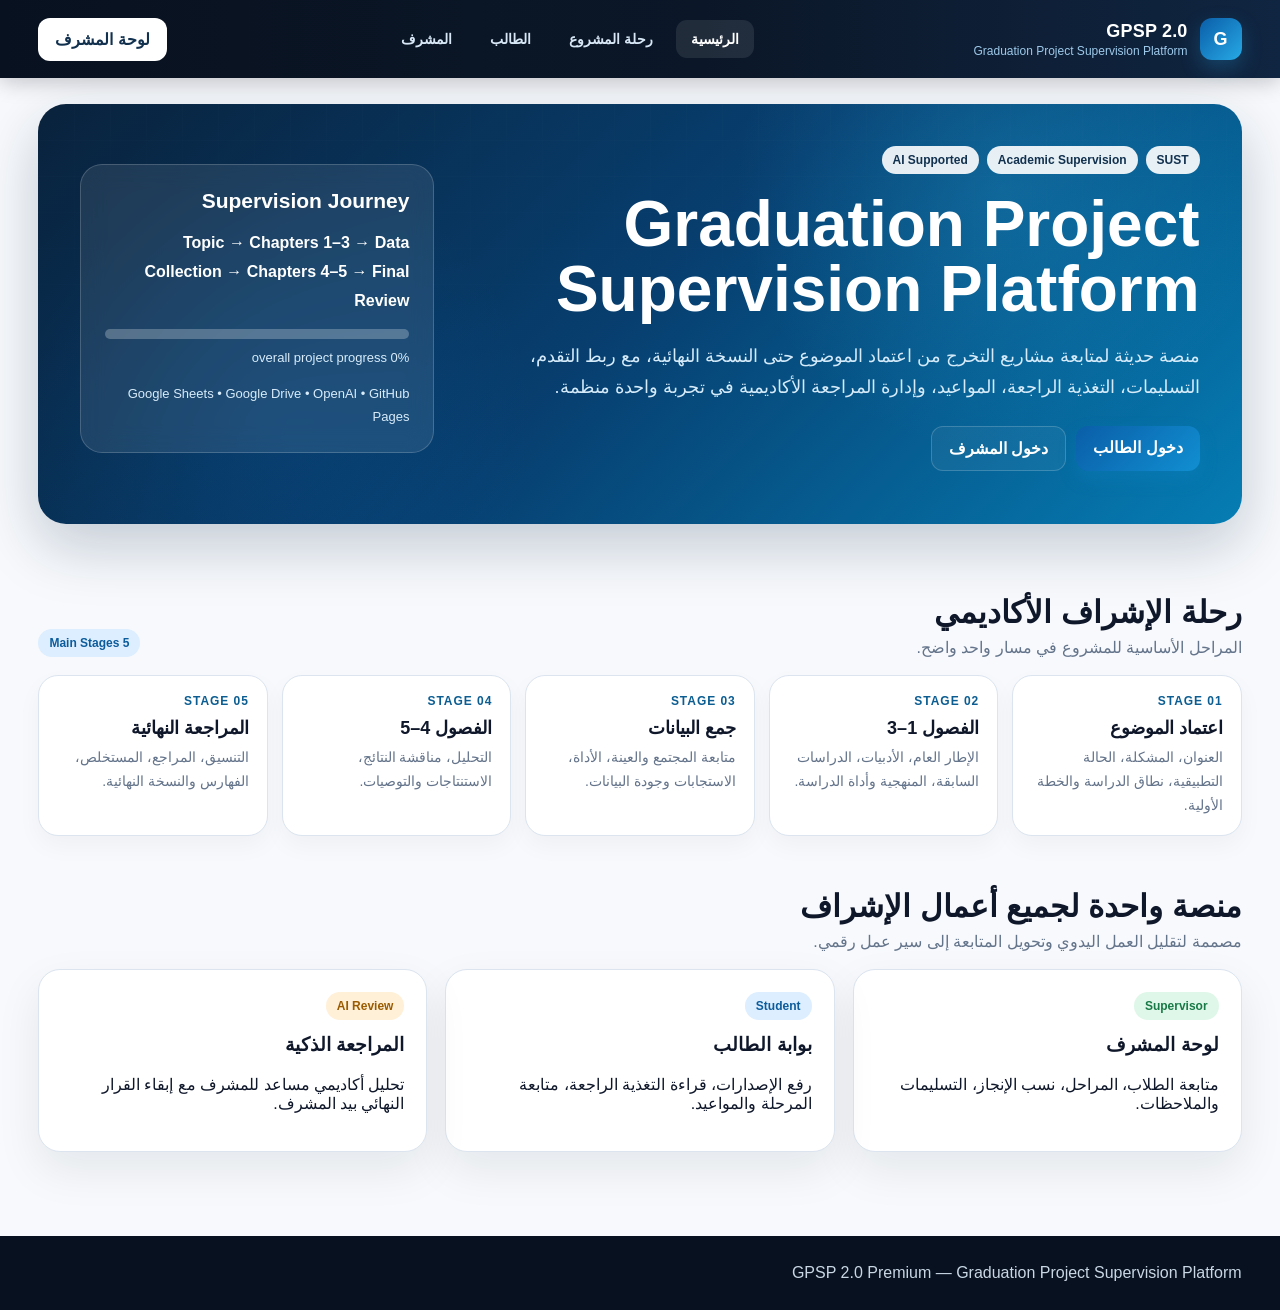
<file: index.html>
<!doctype html>
<html lang="ar" dir="rtl">
<head>
<meta charset="utf-8"><meta name="viewport" content="width=device-width,initial-scale=1">
<title>GPSP 2.0 Premium</title>
<link rel="stylesheet" href="style.css">
</head>
<body>
<header class="topbar">
  <div class="container nav">
    <div class="brand">
      <div class="brand-mark">G</div>
      <div><div class="brand-title">GPSP 2.0</div><div class="brand-sub">Graduation Project Supervision Platform</div></div>
    </div>
    <nav class="navlinks">
      <a class="active" href="index.html">الرئيسية</a>
      <a href="#journey">رحلة المشروع</a>
      <a href="student.html">الطالب</a>
      <a href="supervisor.html">المشرف</a>
    </nav>
    <div class="nav-actions"><a class="btn light" href="supervisor.html">لوحة المشرف</a></div>
  </div>
</header>

<main>
<section class="hero">
  <div class="container">
    <div class="hero-panel">
      <div class="hero-grid">
        <div>
          <div class="hero-kickers">
            <span class="hero-kicker">SUST</span>
            <span class="hero-kicker">Academic Supervision</span>
            <span class="hero-kicker">AI Supported</span>
          </div>
          <h1>Graduation Project Supervision Platform</h1>
          <p>منصة حديثة لمتابعة مشاريع التخرج من اعتماد الموضوع حتى النسخة النهائية، مع ربط التقدم، التسليمات، التغذية الراجعة، المواعيد، وإدارة المراجعة الأكاديمية في تجربة واحدة منظمة.</p>
          <div class="hero-actions">
            <a class="btn primary" href="student.html">دخول الطالب</a>
            <a class="btn ghost" href="supervisor.html">دخول المشرف</a>
          </div>
        </div>
        <div class="glass-card">
          <h3>Supervision Journey</h3>
          <div class="journey-line">Topic → Chapters 1–3 → Data Collection → Chapters 4–5 → Final Review</div>
          <div class="hero-progress"><span style="width:0%"></span></div>
          <div class="glass-meta">0% overall project progress</div>
          <div class="glass-meta" style="margin-top:14px">Google Sheets • Google Drive • OpenAI • GitHub Pages</div>
        </div>
      </div>
    </div>
  </div>
</section>

<section id="journey" class="section">
  <div class="container">
    <div class="section-head">
      <div><h2>رحلة الإشراف الأكاديمي</h2><p>المراحل الأساسية للمشروع في مسار واحد واضح.</p></div>
      <span class="badge blue">5 Main Stages</span>
    </div>
    <div class="path-grid">
      <div class="path-card"><div class="path-no">STAGE 01</div><h3>اعتماد الموضوع</h3><p>العنوان، المشكلة، الحالة التطبيقية، نطاق الدراسة والخطة الأولية.</p></div>
      <div class="path-card"><div class="path-no">STAGE 02</div><h3>الفصول 1–3</h3><p>الإطار العام، الأدبيات، الدراسات السابقة، المنهجية وأداة الدراسة.</p></div>
      <div class="path-card"><div class="path-no">STAGE 03</div><h3>جمع البيانات</h3><p>متابعة المجتمع والعينة، الأداة، الاستجابات وجودة البيانات.</p></div>
      <div class="path-card"><div class="path-no">STAGE 04</div><h3>الفصول 4–5</h3><p>التحليل، مناقشة النتائج، الاستنتاجات والتوصيات.</p></div>
      <div class="path-card"><div class="path-no">STAGE 05</div><h3>المراجعة النهائية</h3><p>التنسيق، المراجع، المستخلص، الفهارس والنسخة النهائية.</p></div>
    </div>
  </div>
</section>

<section class="section" style="padding-top:0">
  <div class="container">
    <div class="section-head"><div><h2>منصة واحدة لجميع أعمال الإشراف</h2><p>مصممة لتقليل العمل اليدوي وتحويل المتابعة إلى سير عمل رقمي.</p></div></div>
    <div class="grid cols-3">
      <div class="card"><span class="badge green">Supervisor</span><h3 style="margin-top:14px">لوحة المشرف</h3><p>متابعة الطلاب، المراحل، نسب الإنجاز، التسليمات والملاحظات.</p></div>
      <div class="card"><span class="badge blue">Student</span><h3 style="margin-top:14px">بوابة الطالب</h3><p>رفع الإصدارات، قراءة التغذية الراجعة، متابعة المرحلة والمواعيد.</p></div>
      <div class="card"><span class="badge orange">AI Review</span><h3 style="margin-top:14px">المراجعة الذكية</h3><p>تحليل أكاديمي مساعد للمشرف مع إبقاء القرار النهائي بيد المشرف.</p></div>
    </div>
  </div>
</section>
</main>

<footer class="footer"><div class="container">GPSP 2.0 Premium — Graduation Project Supervision Platform</div></footer>
<script src="config.js"></script><script src="api.js"></script><script src="app.js"></script>
</body></html>
</file>
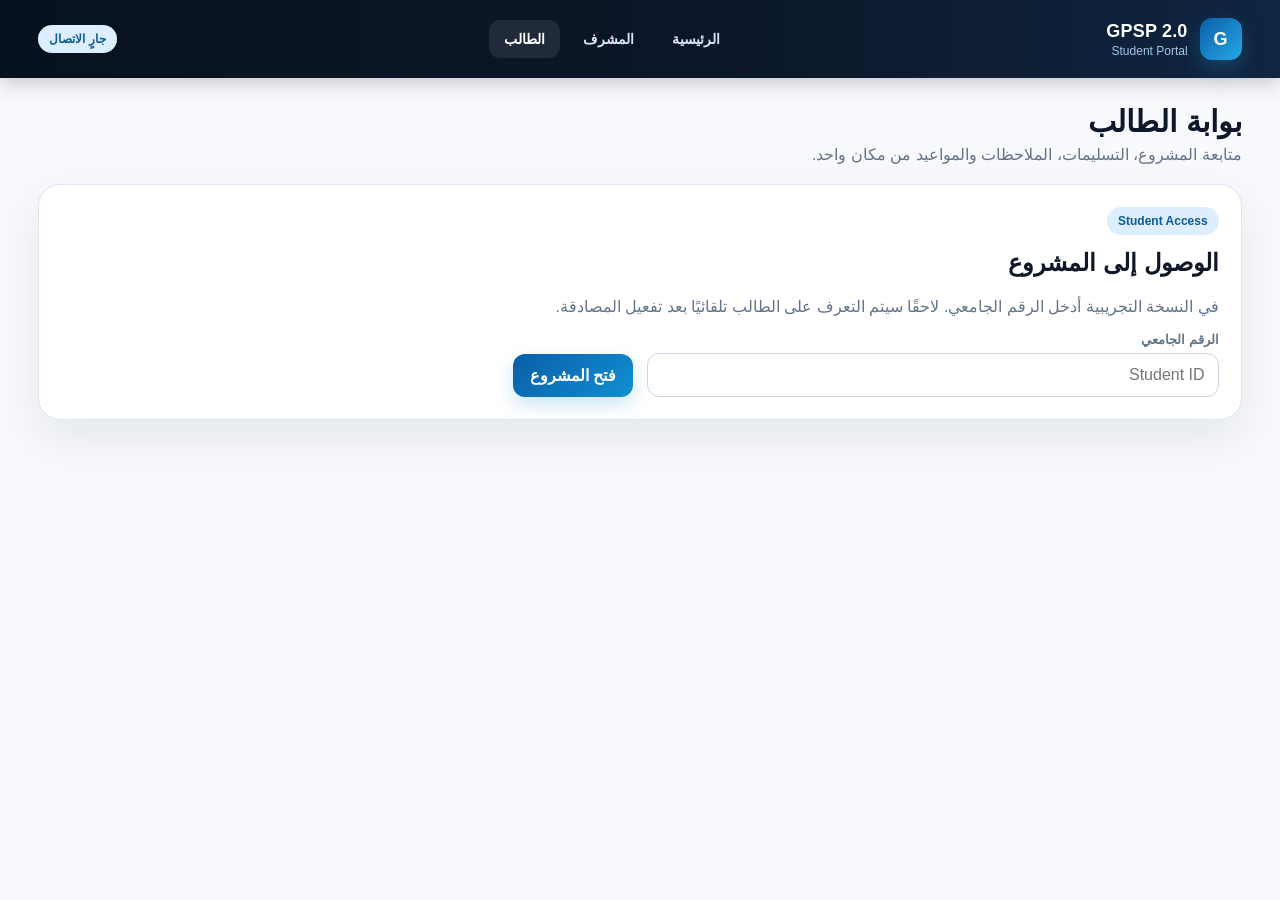
<file: student.html>
<!doctype html>
<html lang="ar" dir="rtl">
<head><meta charset="utf-8"><meta name="viewport" content="width=device-width,initial-scale=1">
<title>بوابة الطالب | GPSP 2.0 Premium</title><link rel="stylesheet" href="style.css"></head>
<body>
<header class="topbar">
  <div class="container nav">
    <div class="brand"><div class="brand-mark">G</div><div><div class="brand-title">GPSP 2.0</div><div class="brand-sub">Student Portal</div></div></div>
    <nav class="navlinks"><a href="index.html">الرئيسية</a><a href="supervisor.html">المشرف</a><a class="active" href="student.html">الطالب</a></nav>
    <div class="nav-actions"><span id="student-api-status" class="badge blue">جارٍ الاتصال</span></div>
  </div>
</header>

<main class="container section">
  <div class="page-head">
    <div><h1>بوابة الطالب</h1><p>متابعة المشروع، التسليمات، الملاحظات والمواعيد من مكان واحد.</p></div>
  </div>

  <section id="student-login" class="card">
    <span class="badge blue">Student Access</span>
    <h2 style="margin-top:14px">الوصول إلى المشروع</h2>
    <p style="color:var(--muted)">في النسخة التجريبية أدخل الرقم الجامعي. لاحقًا سيتم التعرف على الطالب تلقائيًا بعد تفعيل المصادقة.</p>
    <div class="form-grid">
      <div class="field"><label>الرقم الجامعي</label><input id="student-id" placeholder="Student ID"></div>
      <div class="field" style="align-self:end"><button class="btn primary" id="student-load">فتح المشروع</button></div>
    </div>
  </section>

  <div id="student-workspace" style="display:none">
    <section class="grid cols-4">
      <div class="card"><div class="metric-label">الطالب</div><div class="metric-value" id="s-name" style="font-size:19px">—</div></div>
      <div class="card"><div class="metric-label">المرحلة</div><div class="metric-value" id="s-stage" style="font-size:22px">—</div></div>
      <div class="card"><div class="metric-label">نسبة الإنجاز</div><div class="metric-value" id="s-progress">0%</div></div>
      <div class="card"><div class="metric-label">الحالة</div><div class="metric-value" id="s-status" style="font-size:19px">—</div></div>
    </section>

    <section class="card" style="margin-top:20px">
      <span class="badge green">Current Project</span>
      <h2 id="s-title" style="margin-top:14px">—</h2>
      <p id="s-case" style="color:var(--muted)"></p>
      <div class="progress"><span id="s-progress-bar" style="width:0%"></span></div>
    </section>

    <div class="grid cols-2" style="margin-top:20px">
      <section class="card"><h3>التسليمات</h3><div id="s-submissions" class="timeline"></div></section>
      <section class="card"><h3>تغذية المشرف الراجعة</h3><div id="s-reviews" class="timeline"></div></section>
    </div>
  </div>
</main>

<script src="config.js"></script><script src="api.js"></script><script src="student.js"></script>
</body></html>
</file>
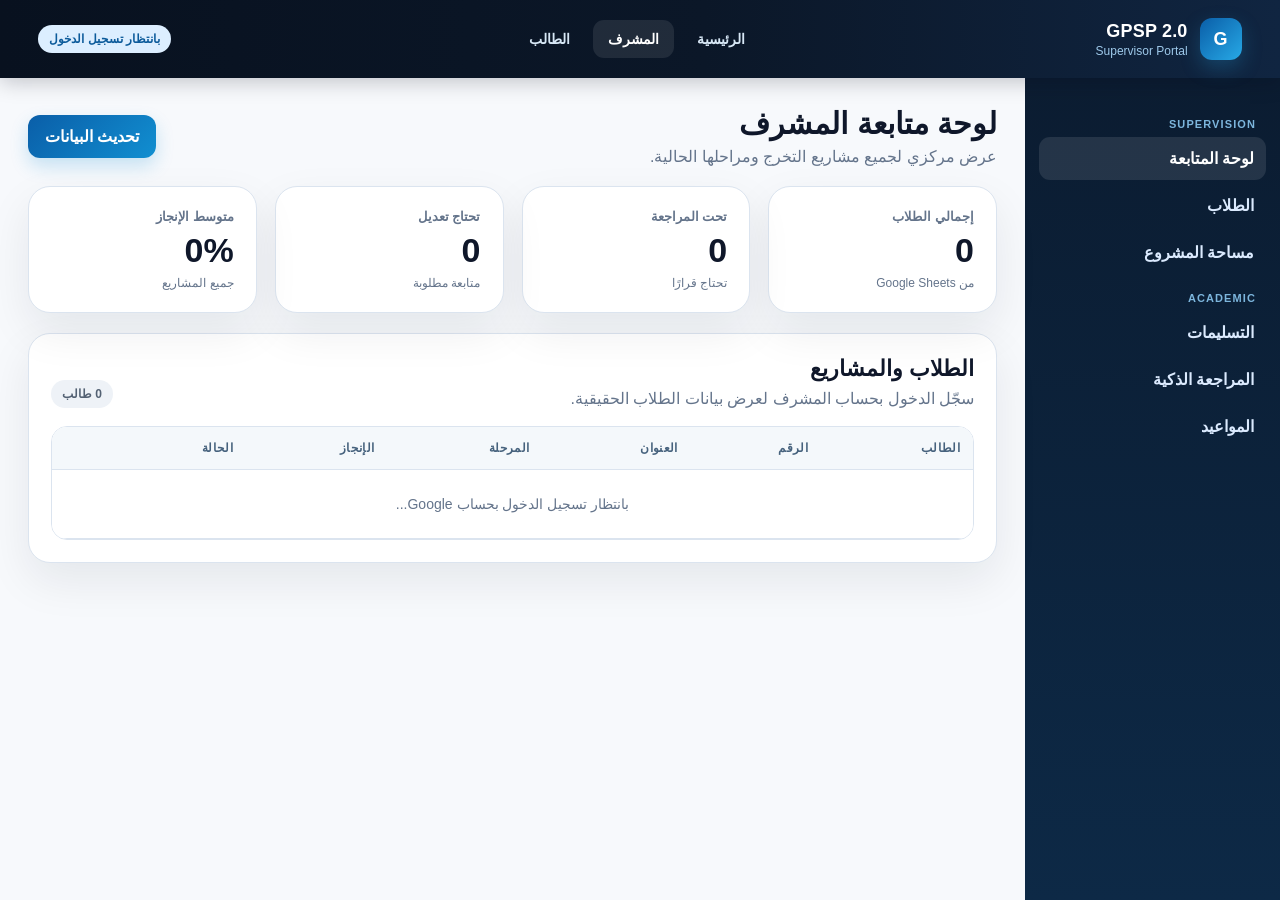
<file: supervisor.html>
<!doctype html>
<html lang="ar" dir="rtl">
<head>
  <meta charset="utf-8">
  <meta name="viewport" content="width=device-width,initial-scale=1">
  <title>لوحة المشرف | GPSP 2.0 Premium</title>
  <link rel="stylesheet" href="style.css">
</head>

<body>

<header class="topbar">
  <div class="container nav">

    <div class="brand">
      <div class="brand-mark">G</div>
      <div>
        <div class="brand-title">GPSP 2.0</div>
        <div class="brand-sub">Supervisor Portal</div>
      </div>
    </div>

    <nav class="navlinks">
      <a href="index.html">الرئيسية</a>
      <a class="active" href="supervisor.html">المشرف</a>
      <a href="student.html">الطالب</a>
    </nav>

    <div class="nav-actions">
      <div id="google-signin"></div>
      <span id="api-status" class="badge blue">
        بانتظار تسجيل الدخول
      </span>
    </div>

  </div>
</header>


<div class="dashboard-shell">

  <aside class="sidebar">

    <div class="side-caption">SUPERVISION</div>

    <a class="side-link active" href="#overview">
      لوحة المتابعة
    </a>

    <a class="side-link" href="#students">
      الطلاب
    </a>

    <a class="side-link" href="#workspace">
      مساحة المشروع
    </a>

    <div class="side-caption">ACADEMIC</div>

    <a class="side-link" href="#submissions">
      التسليمات
    </a>

    <a class="side-link" href="#ai">
      المراجعة الذكية
    </a>

    <a class="side-link" href="#timeline">
      المواعيد
    </a>

  </aside>


  <main class="main">

    <div class="page-head">

      <div>
        <h1>لوحة متابعة المشرف</h1>
        <p>
          عرض مركزي لجميع مشاريع التخرج ومراحلها الحالية.
        </p>
      </div>

      <button
        class="btn primary"
        id="refresh-btn"
        disabled
      >
        تحديث البيانات
      </button>

    </div>


    <section id="overview" class="grid cols-4">

      <div class="card">
        <div class="metric-label">
          إجمالي الطلاب
        </div>

        <div class="metric-value" id="m-total">
          0
        </div>

        <div class="metric-note">
          من Google Sheets
        </div>
      </div>


      <div class="card">
        <div class="metric-label">
          تحت المراجعة
        </div>

        <div class="metric-value" id="m-review">
          0
        </div>

        <div class="metric-note">
          تحتاج قرارًا
        </div>
      </div>


      <div class="card">
        <div class="metric-label">
          تحتاج تعديل
        </div>

        <div class="metric-value" id="m-revision">
          0
        </div>

        <div class="metric-note">
          متابعة مطلوبة
        </div>
      </div>


      <div class="card">
        <div class="metric-label">
          متوسط الإنجاز
        </div>

        <div class="metric-value" id="m-progress">
          0%
        </div>

        <div class="metric-note">
          جميع المشاريع
        </div>
      </div>

    </section>


    <section
      class="card"
      id="students"
      style="margin-top:20px"
    >

      <div class="section-head">

        <div>

          <h2 style="font-size:22px">
            الطلاب والمشاريع
          </h2>

          <p>
            سجّل الدخول بحساب المشرف لعرض بيانات الطلاب الحقيقية.
          </p>

        </div>

        <span
          class="badge gray"
          id="student-count"
        >
          0 طالب
        </span>

      </div>


      <div class="table-wrap">

        <table>

          <thead>

            <tr>
              <th>الطالب</th>
              <th>الرقم</th>
              <th>العنوان</th>
              <th>المرحلة</th>
              <th>الإنجاز</th>
              <th>الحالة</th>
              <th></th>
            </tr>

          </thead>


          <tbody id="students-body">

            <tr>

              <td
                colspan="7"
                class="empty"
              >
                بانتظار تسجيل الدخول بحساب Google...
              </td>

            </tr>

          </tbody>

        </table>

      </div>

    </section>


    <section
      class="card"
      id="workspace"
      style="margin-top:20px;display:none"
    >

      <div class="page-head">

        <div>

          <h1
            id="ws-name"
            style="font-size:24px"
          ></h1>

          <p id="ws-title"></p>

        </div>

        <span
          id="ws-stage"
          class="badge blue"
        ></span>

      </div>


      <div class="grid cols-2">

        <div>

          <h3 id="submissions">
            سجل التسليمات
          </h3>

          <div
            id="ws-submissions"
            class="timeline"
          ></div>

        </div>


        <div>

          <h3>
            تغذية المشرف الراجعة
          </h3>

          <div
            id="ws-reviews"
            class="timeline"
          ></div>

        </div>

      </div>


      <div
        id="ai"
        class="notice"
        style="margin-top:18px"
      >
        سيتم تفعيل المراجعة بالذكاء الاصطناعي وقرارات الاعتماد بعد اكتمال ربط وظائف المراجعة.
      </div>

    </section>

  </main>

</div>


<script
  src="https://accounts.google.com/gsi/client"
  async
  defer
></script>

<script src="config.js"></script>

<script src="api.js"></script>

<script src="auth.js"></script>

<script src="supervisor.js"></script>

</body>
</html>
</file>
<file: style.css>
:root{
  --bg:#f7f9fc;
  --surface:#ffffff;
  --surface-2:#f1f5f9;
  --ink:#0f172a;
  --muted:#64748b;
  --nav:#08111f;
  --nav-2:#0f1f35;
  --blue:#0a5ea8;
  --blue-2:#118fd1;
  --cyan:#2fb4e9;
  --line:#dbe4ef;
  --green:#2fbf71;
  --orange:#f59e0b;
  --red:#ef4444;
  --shadow:0 18px 45px rgba(15,23,42,.08);
  --radius:22px;
  --radius-sm:14px;
}
*{box-sizing:border-box}
html{scroll-behavior:smooth}
body{
  margin:0;
  font-family:Inter,Segoe UI,Arial,"Noto Sans Arabic",sans-serif;
  background:var(--bg);
  color:var(--ink);
}
a{text-decoration:none;color:inherit}
button,input,select,textarea{font:inherit}
.container{width:min(1240px,94%);margin:auto}

.topbar{
  background:linear-gradient(90deg,var(--nav),#0b1728 55%,#102541);
  color:#fff;
  position:sticky;
  top:0;
  z-index:40;
  box-shadow:0 4px 20px rgba(2,8,23,.22);
}
.nav{
  min-height:78px;
  display:flex;
  align-items:center;
  justify-content:space-between;
  gap:22px;
}
.brand{display:flex;align-items:center;gap:12px}
.brand-mark{
  width:42px;height:42px;border-radius:12px;
  display:grid;place-items:center;
  background:linear-gradient(135deg,#0a5ea8,#27a9e6);
  font-weight:900;font-size:18px;
  box-shadow:0 8px 20px rgba(39,169,230,.25);
}
.brand-title{font-weight:800;font-size:18px;letter-spacing:.2px}
.brand-sub{font-size:12px;color:#9ec9ea;margin-top:2px}
.navlinks{display:flex;gap:8px;flex-wrap:wrap}
.navlinks a{
  color:#d7e7f5;
  padding:11px 15px;
  border-radius:11px;
  font-weight:700;
  font-size:14px;
}
.navlinks a:hover,.navlinks a.active{
  color:#fff;
  background:rgba(255,255,255,.09);
}
.nav-actions{display:flex;align-items:center;gap:8px}
.btn{
  border:0;border-radius:12px;padding:12px 17px;
  cursor:pointer;font-weight:800;transition:.2s;
}
.btn:hover{transform:translateY(-1px)}
.btn.primary{background:linear-gradient(135deg,var(--blue),var(--blue-2));color:#fff;box-shadow:0 8px 18px rgba(17,143,209,.22)}
.btn.light{background:#fff;color:#12314f}
.btn.ghost{background:rgba(255,255,255,.05);border:1px solid rgba(255,255,255,.18);color:white}
.btn.soft{background:#e8f3fb;color:#0b5d92}
.btn.danger{background:#fee2e2;color:#991b1b}
.badge{
  display:inline-flex;align-items:center;gap:6px;
  padding:7px 11px;border-radius:999px;font-weight:800;font-size:12px;
}
.badge.green{background:#dff7e8;color:#187a46}
.badge.blue{background:#dceeff;color:#0c5b9b}
.badge.gray{background:#eef2f7;color:#536173}
.badge.orange{background:#fff0d7;color:#9a5b00}

.hero{
  padding:26px 0 44px;
}
.hero-panel{
  border-radius:28px;
  min-height:420px;
  color:white;
  background:
    radial-gradient(circle at 80% 20%,rgba(47,180,233,.22),transparent 26%),
    radial-gradient(circle at 20% 75%,rgba(9,94,168,.22),transparent 25%),
    linear-gradient(135deg,#09223c 0%,#073f70 50%,#057db4 100%);
  box-shadow:0 22px 60px rgba(7,38,68,.22);
  overflow:hidden;
  position:relative;
  padding:42px;
}
.hero-panel:before{
  content:"";position:absolute;inset:0;
  background:
   linear-gradient(rgba(255,255,255,.025) 1px,transparent 1px),
   linear-gradient(90deg,rgba(255,255,255,.02) 1px,transparent 1px);
  background-size:36px 36px;
  mask-image:linear-gradient(to bottom,rgba(0,0,0,.55),transparent 85%);
}
.hero-grid{
  position:relative;z-index:1;
  display:grid;grid-template-columns:1.35fr .65fr;
  gap:30px;align-items:center;
}
.hero-kickers{display:flex;gap:8px;flex-wrap:wrap}
.hero-kicker{
  padding:7px 11px;border-radius:999px;
  background:rgba(255,255,255,.9);color:#12314f;
  font-size:12px;font-weight:800;
}
.hero h1{
  font-size:clamp(38px,5vw,66px);
  line-height:1.02;margin:18px 0 14px;
  max-width:820px;
}
.hero p{
  color:#d5ebfa;line-height:1.75;font-size:18px;max-width:820px;
}
.hero-actions{display:flex;gap:10px;flex-wrap:wrap;margin-top:22px}
.glass-card{
  background:rgba(255,255,255,.09);
  border:1px solid rgba(255,255,255,.18);
  backdrop-filter:blur(12px);
  border-radius:22px;padding:24px;
}
.glass-card h3{margin:0 0 16px;font-size:21px}
.journey-line{font-weight:800;line-height:1.8}
.hero-progress{
  height:10px;background:rgba(255,255,255,.25);
  border-radius:999px;overflow:hidden;margin:14px 0 8px;
}
.hero-progress span{
  display:block;height:100%;
  background:linear-gradient(90deg,#fff,#bde9ff);
}
.glass-meta{color:#d8ecfa;font-size:13px;line-height:1.7}

.section{padding:26px 0 52px}
.section-head{
  display:flex;justify-content:space-between;align-items:flex-end;gap:20px;margin-bottom:18px
}
.section-head h2{margin:0;font-size:31px}
.section-head p{margin:7px 0 0;color:var(--muted)}

.grid{display:grid;gap:18px}
.grid.cols-4{grid-template-columns:repeat(4,1fr)}
.grid.cols-3{grid-template-columns:repeat(3,1fr)}
.grid.cols-2{grid-template-columns:repeat(2,1fr)}

.card{
  background:var(--surface);
  border:1px solid var(--line);
  border-radius:var(--radius);
  box-shadow:var(--shadow);
  padding:22px;
}
.card h3{margin-top:0}
.metric-label{color:var(--muted);font-size:13px;font-weight:700}
.metric-value{font-size:34px;font-weight:900;margin-top:7px}
.metric-note{color:var(--muted);font-size:12px;margin-top:6px}

.path-grid{display:grid;grid-template-columns:repeat(5,1fr);gap:14px}
.path-card{
  background:#fff;border:1px solid var(--line);border-radius:20px;
  padding:18px;box-shadow:0 10px 25px rgba(15,23,42,.04)
}
.path-no{
  font-weight:900;color:#0b5d92;font-size:12px;letter-spacing:.08em
}
.path-card h3{margin:9px 0 7px;font-size:18px}
.path-card p{margin:0;color:var(--muted);font-size:14px;line-height:1.7}

.dashboard-shell{
  display:grid;grid-template-columns:255px 1fr;
  min-height:calc(100vh - 78px);
}
.sidebar{
  background:linear-gradient(180deg,#0b1c31,#0d2946);
  color:#dbeafe;padding:22px 14px;
}
.side-caption{color:#7db6dd;font-size:11px;font-weight:900;letter-spacing:.1em;margin:18px 10px 7px}
.side-link{
  display:flex;align-items:center;gap:10px;
  padding:12px;border-radius:11px;margin:4px 0;
  font-weight:700;color:#dbeafe;
}
.side-link:hover,.side-link.active{background:rgba(255,255,255,.1);color:#fff}
.main{padding:28px}
.page-head{
  display:flex;align-items:center;justify-content:space-between;gap:18px;margin-bottom:20px
}
.page-head h1{margin:0;font-size:30px}
.page-head p{margin:6px 0 0;color:var(--muted)}

.table-wrap{overflow:auto;border-radius:16px;border:1px solid var(--line)}
table{width:100%;border-collapse:collapse;min-width:860px;background:#fff}
th,td{padding:14px 13px;border-bottom:1px solid var(--line);text-align:start;font-size:14px}
th{background:#f4f8fb;color:#46627d;font-size:12px;text-transform:uppercase;letter-spacing:.03em}
tbody tr:hover{background:#fafdff}

.progress{height:10px;background:#e5edf5;border-radius:999px;overflow:hidden}
.progress span{display:block;height:100%;background:linear-gradient(90deg,#0a5ea8,#2fb4e9)}

.timeline{display:grid;gap:11px}
.timeline-item{
  display:grid;grid-template-columns:100px 1fr auto;
  gap:14px;align-items:center;
  padding:14px;border:1px solid var(--line);border-radius:14px;background:#fff
}
.empty{padding:26px;text-align:center;color:var(--muted)}
.notice{
  padding:14px 16px;border:1px solid #c7e5f6;background:#eef8fd;
  color:#174f74;border-radius:14px;line-height:1.7
}
.footer{background:#08111f;color:#c9d7e5;padding:28px 0;margin-top:32px}

.form-grid{display:grid;grid-template-columns:repeat(2,1fr);gap:14px}
.field label{display:block;margin-bottom:6px;color:var(--muted);font-size:13px;font-weight:700}
.field input,.field select,.field textarea{
  width:100%;padding:12px 13px;border:1px solid #cad7e3;border-radius:12px;background:#fff
}
.field textarea{min-height:120px;resize:vertical}

@media(max-width:1000px){
  .hero-grid,.dashboard-shell{grid-template-columns:1fr}
  .sidebar{display:none}
  .grid.cols-4{grid-template-columns:repeat(2,1fr)}
  .path-grid{grid-template-columns:repeat(2,1fr)}
}
@media(max-width:700px){
  .navlinks{display:none}
  .hero-panel{padding:26px;min-height:auto}
  .grid.cols-4,.grid.cols-3,.grid.cols-2,.path-grid,.form-grid{grid-template-columns:1fr}
  .main{padding:18px}
  .page-head,.section-head{align-items:flex-start;flex-direction:column}
}
</file>
